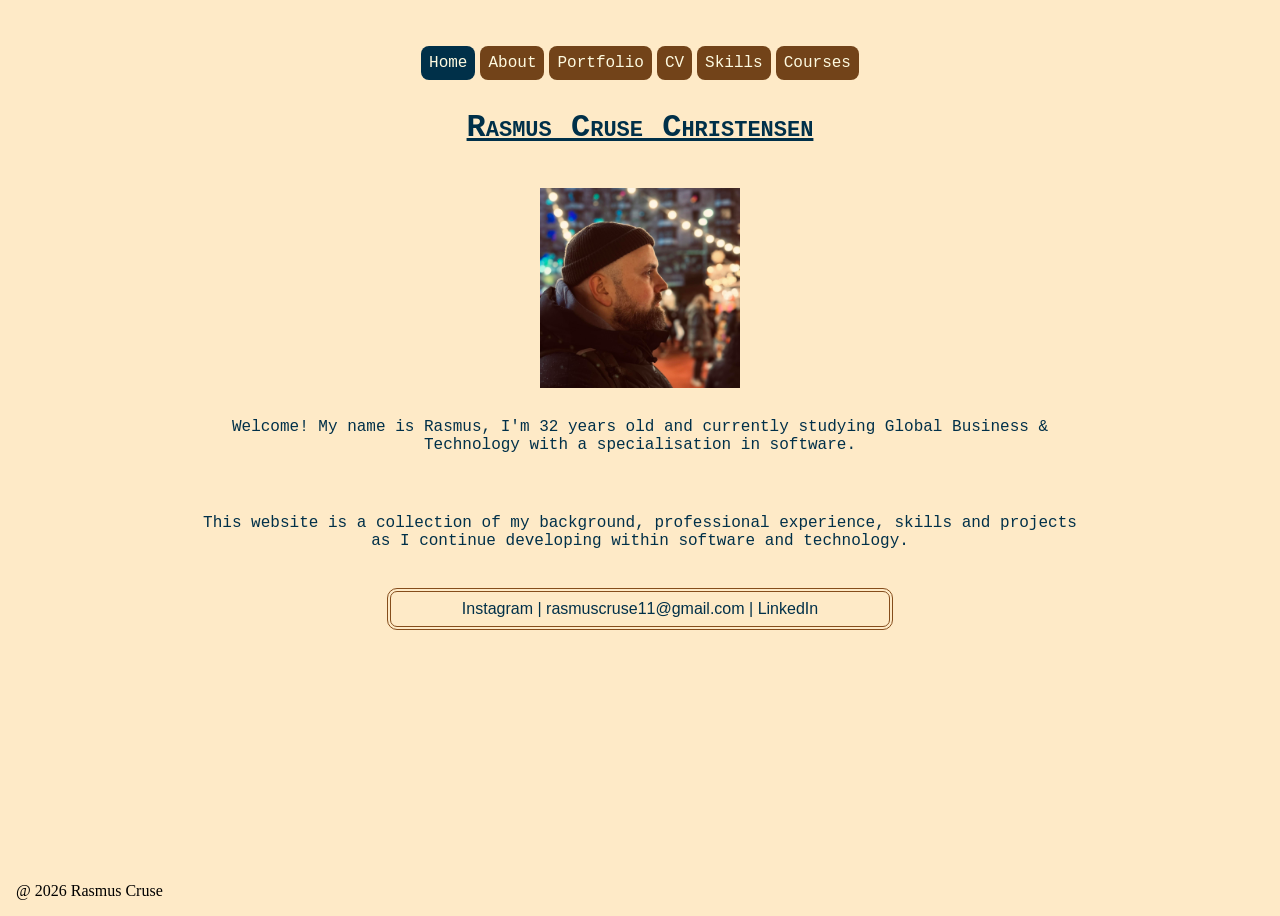
<file: index.html>
<!doctype html>
<html lang="en">
  <head>
    <meta charset="UTF-8" />
    <meta name="viewport" content="width=device-width, initial-scale=1" />
    <title>Rasmus' CV</title>
    <link rel="stylesheet" href="style.css" />
  </head>
  <body>
    <nav>
      <ul>
        <li><a href="index.html" class="active">Home</a></li>
        <li><a href="about.html"> About</a></li>
        <li><a href="portfolio.html">Portfolio</a></li>
        <li><a href="cv.html">CV</a></li>
        <li><a href="skills.html">Skills</a></li>
        <li><a href="courses.html">Courses</a></li>
      </ul>
    </nav>
    <h1>Rasmus Cruse Christensen</h1>
    <img
      src="image/self.jpg"
      width="200"
      height="200"
      alt="Side profile of a hansome man with a hat"
      class="img_index"
    />
    <p class="intro">
      Welcome! My name is Rasmus, I'm 32 years old and currently studying Global
      Business & Technology with a specialisation in software.
    </p>
    <p class="intro">
      This website is a collection of my background, professional experience,
      skills and projects as I continue developing within software and
      technology.
    </p>
    <footer class="contact">
      <a href="https://www.instagram.com/rasmuscruse/" target="_blank"
        >Instagram</a
      >
      | rasmuscruse11@gmail.com |
      <a
        href="https://www.linkedin.com/in/rasmus-cruse-christensen-947709149/"
        target="_blank"
        >LinkedIn</a
      >
    </footer>
    <footer class="copyright">@ 2026 Rasmus Cruse</footer>
  </body>
</html>
</file>
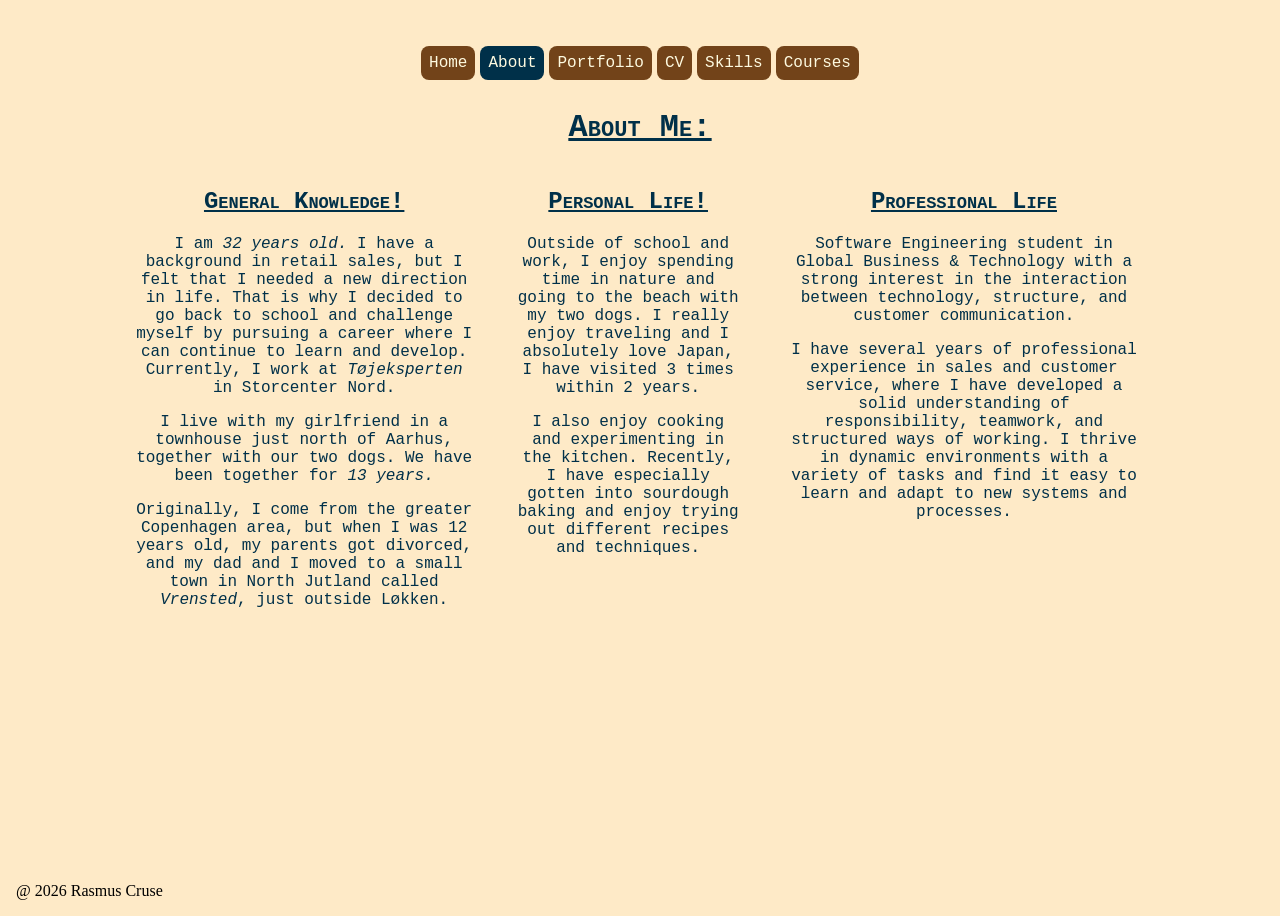
<file: about.html>
<!doctype html>
<html lang="en">
  <head>
    <meta charset="UTF-8">
    <meta name="viewport" content="width=device-width, initial-scale=1" />
    <title>About Rasmus</title>
    <link rel="stylesheet" href="style.css" />
  </head>
  <body>
    <nav>
      <ul>
        <li><a href="index.html">Home</a></li>
        <li><a href="about.html" class="active"> About</a></li>
        <li><a href="portfolio.html">Portfolio</a></li>
        <li><a href="cv.html">CV</a></li>
        <li><a href="skills.html">Skills</a></li>
        <li><a href="courses.html">Courses</a></li>
      </ul>
    </nav>
    <h1><u>About Me:</u></h1>
    <main class="about">
      <section>
        <h2>General Knowledge!</h2>
        <p>
          I am <em>32 years old.</em> I have a background in retail sales, but I
          felt that I needed a new direction in life. That is why I decided to
          go back to school and challenge myself by pursuing a career where I
          can continue to learn and develop. Currently, I work at
          <em>Tøjeksperten</em> in Storcenter Nord.
        </p>
        <p>
          I live with my girlfriend in a townhouse just north of Aarhus,
          together with our two dogs. We have been together for
          <em>13 years.</em>
        </p>
        <p>
          Originally, I come from the greater Copenhagen area, but when I was 12
          years old, my parents got divorced, and my dad and I moved to a small
          town in North Jutland called <em>Vrensted</em>, just outside Løkken.
        </p>
      </section>
      <section>
        <h2>Personal Life!</h2>
        <p>
          Outside of school and work, I enjoy spending time in nature and going
          to the beach with my two dogs. I really enjoy traveling and I
          absolutely love Japan, I have visited 3 times within 2 years.
        </p>
        <p>
          I also enjoy cooking and experimenting in the kitchen. Recently, I
          have especially gotten into sourdough baking and enjoy trying out
          different recipes and techniques.
        </p>
      </section>
      <section>
        <h2>Professional Life</h2>
        <p>
          Software Engineering student in Global Business & Technology with a
          strong interest in the interaction between technology, structure, and
          customer communication.
        </p>
        <p>
          I have several years of professional experience in sales and customer
          service, where I have developed a solid understanding of
          responsibility, teamwork, and structured ways of working. I thrive in
          dynamic environments with a variety of tasks and find it easy to learn
          and adapt to new systems and processes.
        </p>
      </section>
    </main>
    <footer class="copyright">@ 2026 Rasmus Cruse</footer>
  </body>
</html>
</file>
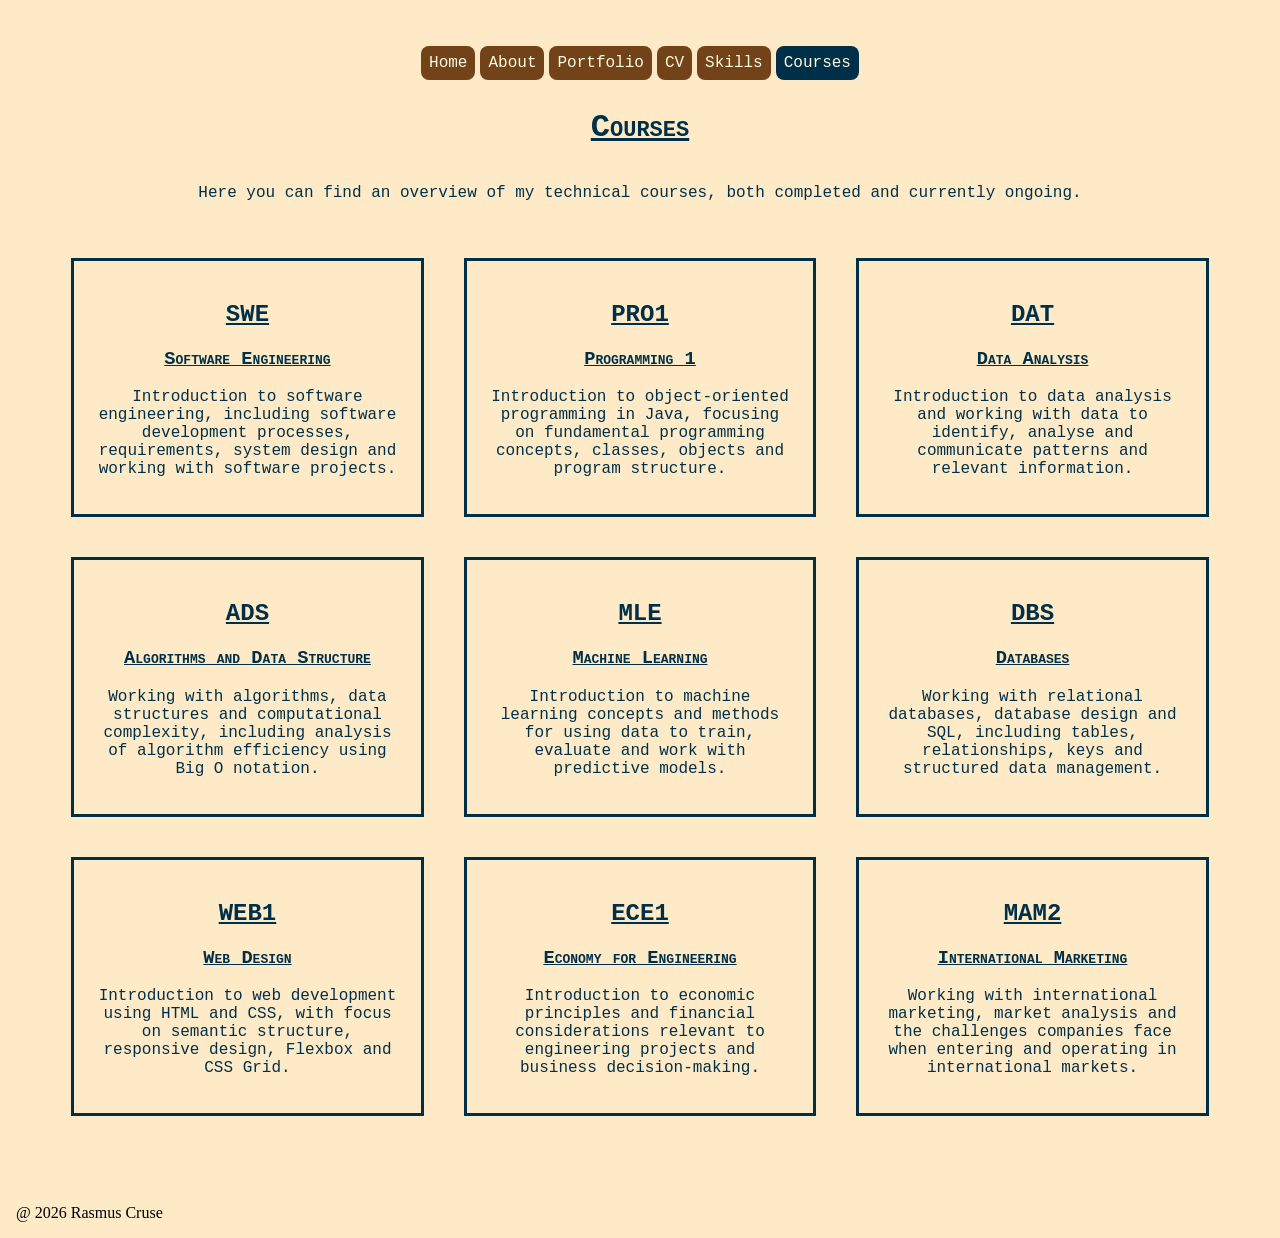
<file: courses.html>
<!doctype html>
<html lang="en">
  <head>
    <meta charset="UTF-8" />
    <meta name="viewport" content="width=device-width, initial-scale=1" />
    <title>Rasmus' Courses</title>
    <link rel="stylesheet" href="style.css" />
  </head>
  <body>
    <nav>
      <ul>
        <li><a href="index.html">Home</a></li>
        <li><a href="about.html">About</a></li>
        <li><a href="portfolio.html">Portfolio</a></li>
        <li><a href="cv.html">CV</a></li>
        <li><a href="skills.html">Skills</a></li>
        <li><a href="courses.html" class="active">Courses</a></li>
      </ul>
    </nav>
    <h1>Courses</h1>
    <p>
      Here you can find an overview of my technical courses, both completed and
      currently ongoing.
    </p>
    <main class="courses-grid">
      <article class="course">
        <h2>SWE</h2>
        <h3>Software Engineering</h3>
        <p>
          Introduction to software engineering, including software development
          processes, requirements, system design and working with software
          projects.
        </p>
      </article>
      <article class="course">
        <h2>PRO1</h2>
        <h3>Programming 1</h3>
        <p>
          Introduction to object-oriented programming in Java, focusing on
          fundamental programming concepts, classes, objects and program
          structure.
        </p>
      </article>
      <article class="course">
        <h2>DAT</h2>
        <h3>Data Analysis</h3>
        <p>
          Introduction to data analysis and working with data to identify,
          analyse and communicate patterns and relevant information.
        </p>
      </article>
      <article class="course">
        <h2>ADS</h2>
        <h3>Algorithms and Data Structure</h3>
        <p>
          Working with algorithms, data structures and computational complexity,
          including analysis of algorithm efficiency using Big O notation.
        </p>
      </article>
      <article class="course">
        <h2>MLE</h2>
        <h3>Machine Learning</h3>
        <p>
          Introduction to machine learning concepts and methods for using data
          to train, evaluate and work with predictive models.
        </p>
      </article>
      <article class="course">
        <h2>DBS</h2>
        <h3>Databases</h3>
        <p>
          Working with relational databases, database design and SQL, including
          tables, relationships, keys and structured data management.
        </p>
      </article>
      <article class="course">
        <h2>WEB1</h2>
        <h3>Web Design</h3>
        <p>
          Introduction to web development using HTML and CSS, with focus on
          semantic structure, responsive design, Flexbox and CSS Grid.
        </p>
      </article>
      <article class="course">
        <h2>ECE1</h2>
        <h3>Economy for Engineering</h3>
        <p>
          Introduction to economic principles and financial considerations
          relevant to engineering projects and business decision-making.
        </p>
      </article>
      <article class="course">
        <h2>MAM2</h2>
        <h3>International Marketing</h3>
        <p>
          Working with international marketing, market analysis and the
          challenges companies face when entering and operating in international
          markets.
        </p>
      </article>
    </main>
    <footer class="copyright-portfolio">@ 2026 Rasmus Cruse</footer>
  </body>
</html>
</file>
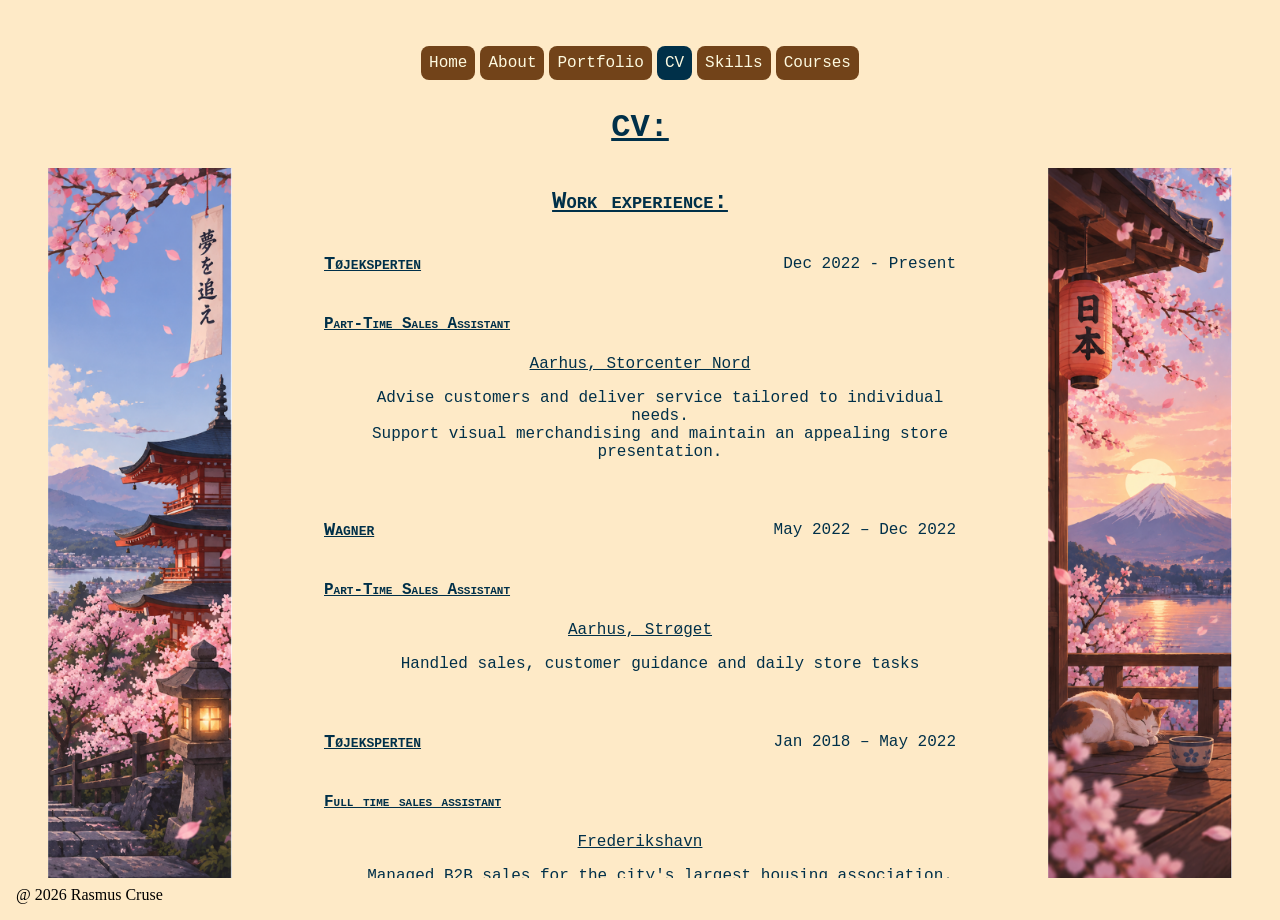
<file: cv.html>
<!DOCTYPE html>
<html lang="en">
    <head>
        <meta charset="UTF-8">
        <meta name="viewport" content="width=device-width, initial-scale=1" />
    <title>Rasmus' CV</title>
    <link rel="stylesheet" href="style.css" />
    </head>
    <body> 
        <nav>
      <ul>
        <li><a href="index.html">Home</a></li>
        <li><a href="about.html"> About</a></li>
        <li><a href="portfolio.html">Portfolio</a></li>
        <li><a href="cv.html" class="active">CV</a></li>
        <li><a href="skills.html">Skills</a></li>
        <li><a href="courses.html">Courses</a></li>
      </ul>
    </nav>
        <h1>CV:</h1>
    <main class="cv-main">
        <aside class="banner">
            <img src="image/japan1.png" alt="Okinawa inspired Japanese landscape">
        </aside>
        <section class="CV">
            <h2 class="work_head">Work experience:</h2>
            <article class="job">
                <header>
                    <h3 class="work">Tøjeksperten</h3>
                    <p>Dec 2022 - Present</p>
                </header>
                <h4>Part-Time Sales Assistant</h4>
                <p class="location">Aarhus, Storcenter Nord</p>
                <ul>
                    <li>Advise customers and deliver service tailored to individual needs.</li>
                    <li>Support visual merchandising and maintain an appealing store presentation.</li>
                </ul>
            </article>
            <article class="job">
            <header>
                    <h3 class="work">Wagner</h3>
                    <p>May 2022 – Dec 2022</p>
                </header>
                <h4>Part-Time Sales Assistant</h4>
                <p class="location">Aarhus, Strøget</p>
                <ul>
                    <li>Handled sales, customer guidance and daily store tasks</li>
                </ul>
            </article>
             <article class="job">
            <header>
                    <h3 class="work">Tøjeksperten</h3>
                    <p>Jan 2018 – May 2022</p>
                </header>
                <h4>Full time sales assistant</h4>
                <p class="location">Frederikshavn</p>
                <ul>
                    <li>Managed B2B sales for the city's largest housing association.</li>
                    <li>Supported visual merchandising and ordering of new inventory.</li>
                    <li>Built long-term customer relationships through dependable service and product guidance.</li>
                </ul>
            </article>
            <article class="job">
            <header>
                    <h3 class="work">Letkøb</h3>
                    <p>Jun 2022 - Oct 2023</p>
                </header>
                <h4>Driver and Shop Assistant</h4>
                <p class="location">Aarhus, Sønderborggade</p>
                <p class="location">Aarhus, Viby</p>
                <ul>
                    <li>Delivered goods to elderly and vulnerable customers with care and reliability.</li>
                    <li>Assisted with day-to-day shop operations and customer service.</li>
                </ul>
            </article>
            <article class="job">
            <header>
                    <h3 class="work">AM Sales & Marketing</h3>
                    <p>Apr 2017 -  Sep 2017</p>
                </header>
                <h4>Junior Key Account Manager</h4>
                <p class="location">Aalborg</p>
                <ul>
                    <li>Worked with proactive sales, lead contact and customer outreach.</li>
                </ul>
            </article>
            <article class="job">
            <header>
                    <h3 class="work">SportMaster</h3>
                    <p>Aug 2016 - Apr 2017</p>
                </header>
                <h4>Full-Time sales assistant </h4>
                <p class="location">Hjørring</p>
                <ul>
                    <li>Worked full-time in sales and customer service after completing vocational training.</li>
                </ul>
            </article>
            <article class="job">
            <header>
                    <h3 class="work">SportMaster</h3>
                    <p>Jun 2014 - Aug 2016</p>
                </header>
                <h4>Full-Sales Assistant Trainee</h4>
                <p class="location">Brønderslev</p>
                <ul>
                    <li>Managed relationships with major local sports clubs, including handball and football departments.</li>
                </ul>
            </article>
            <h2>Education</h2>
            <article class="job">
            <header>
                    <h3 class="work">Global Buisness & Technology</h3>
                    <p>Expected: Jan 2029</p>
                </header>
                <h4>VIA University College</h4>
                <p class="location">Aarhus/Horsens</p>
            </article>
            <article class="job">
                <header>
                <h3 class="work">Higher Preparatory Examination</h3>
                <p>Aug 2022 - Jun 2024</p>
                </header>
                <h4>HF & VUC</h4>
                <p class="location">Aarhus</p>
            </article>
            <article class="job">
                <header>
                    <h3 class="work">Retail Sales Assistant</h3>
                    <p>Aug 2012 - Jul 2016</p>
                </header>
                <h4 class="location">Brønderslev</h4>  
            </article>
        </section>
        <aside class="banner">
            <img src="image/japan2.png" alt="Okinawa inspired Japanese landscape">
        </aside>
    </main>
  
   <footer class="copyright">
        @ 2026 Rasmus Cruse
    </footer>  
    </body>
</html>
</file>
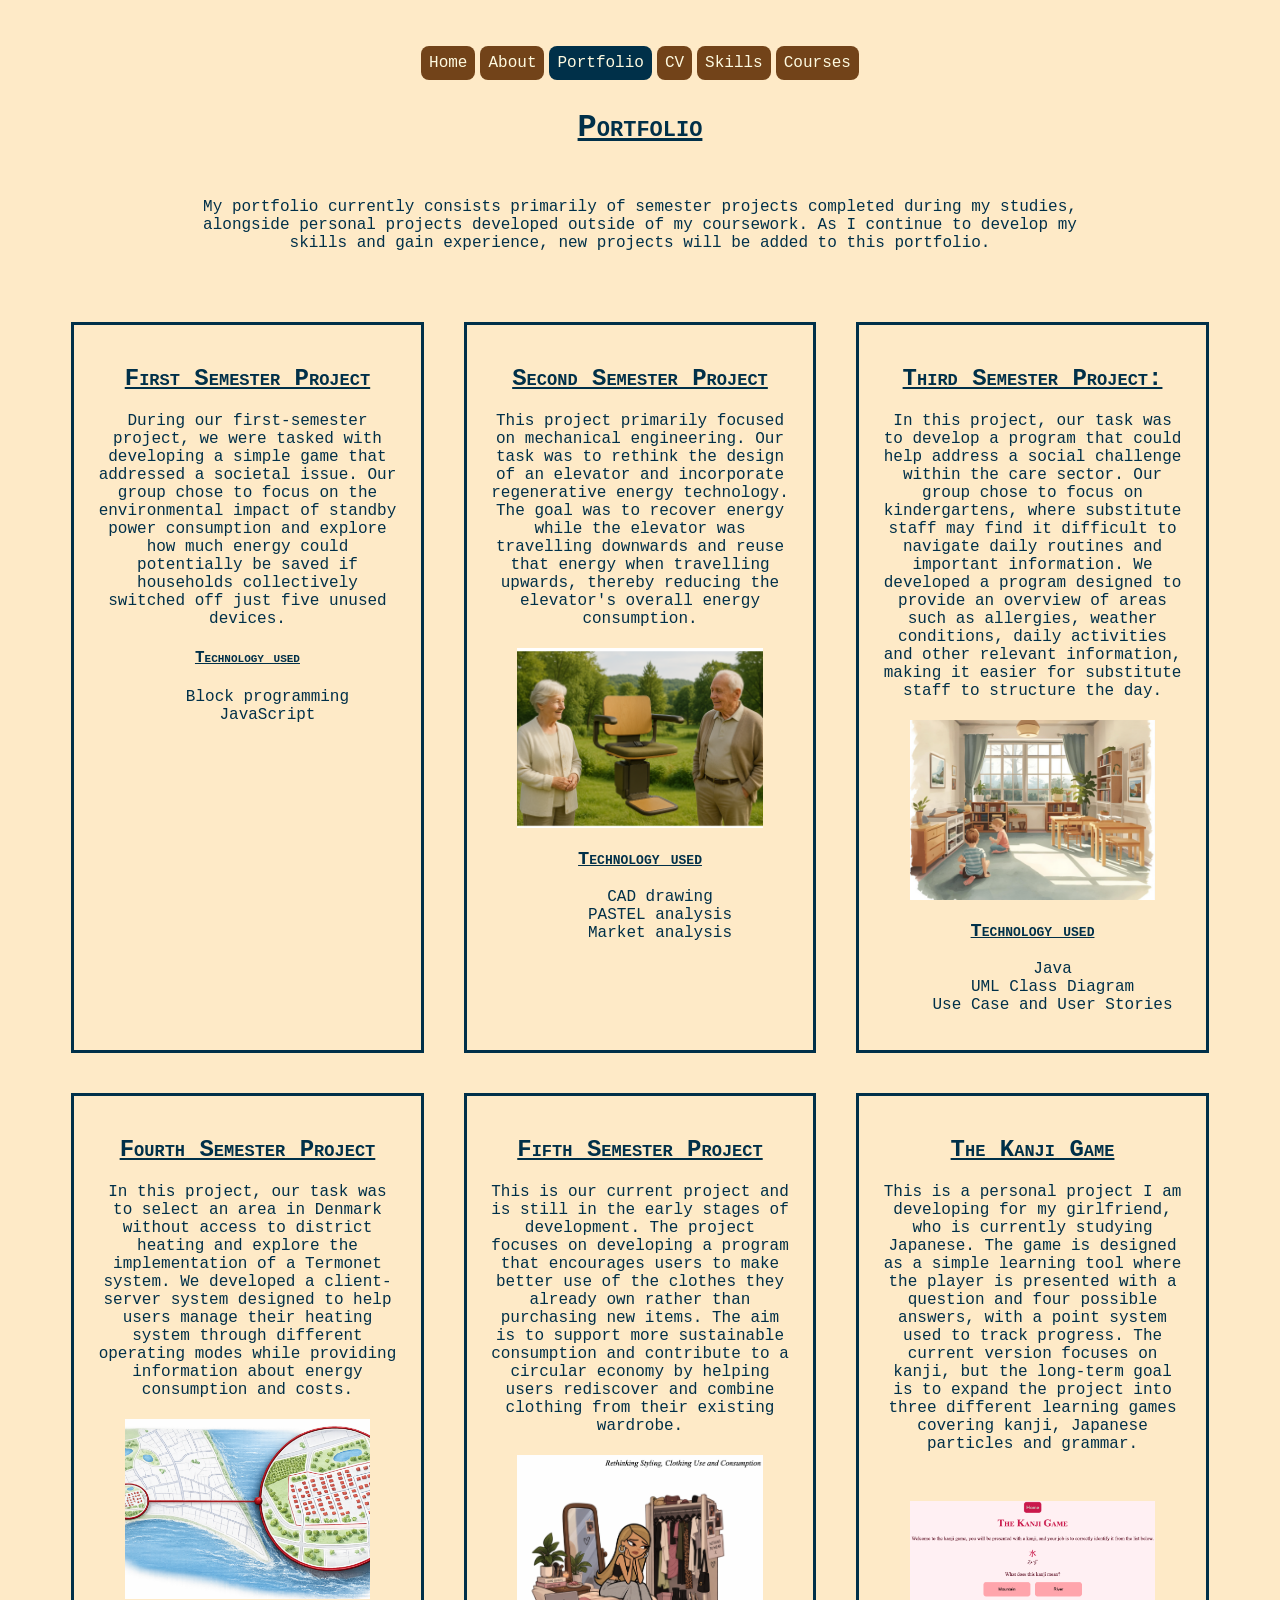
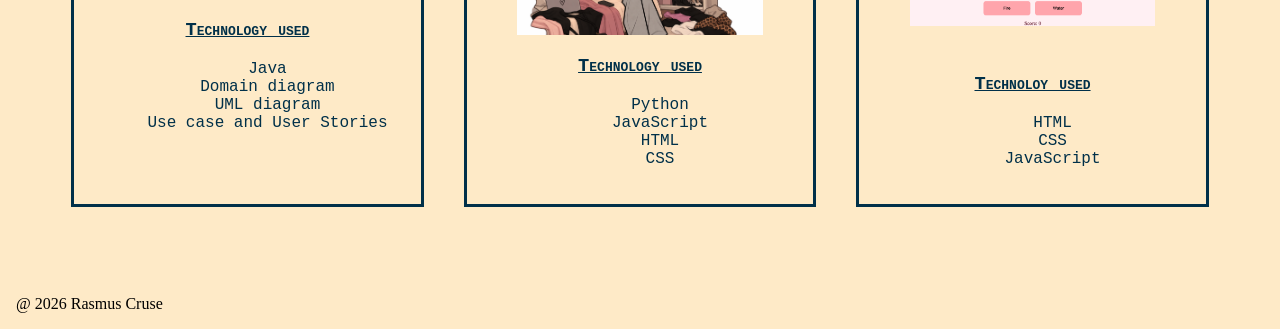
<file: portfolio.html>
<!doctype html>
<html lang="en">
  <head>
    <meta charset="UTF-8" />
    <meta name="viewport" content="width=device-width, initial-scale=1" />
    <title>Rasmus' Portfolio</title>
    <link rel="stylesheet" href="style.css" />
  </head>
  <body>
    <nav>
      <ul>
        <li><a href="index.html">Home</a></li>
        <li><a href="about.html">About</a></li>
        <li><a href="portfolio.html" class="active">Portfolio</a></li>
        <li><a href="cv.html">CV</a></li>
        <li><a href="skills.html">Skills</a></li>
        <li><a href="courses.html">Courses</a></li>
      </ul>
    </nav>
    <h1>Portfolio</h1>
    <p class="p-portfolio">
      My portfolio currently consists primarily of semester projects completed
      during my studies, alongside personal projects developed outside of my
      coursework. As I continue to develop my skills and gain experience, new
      projects will be added to this portfolio.
    </p>
    <main class="portfolio-grid">
      <article class="project">
        <h2>First Semester Project</h2>
        <p>
          During our first-semester project, we were tasked with developing a
          simple game that addressed a societal issue. Our group chose to focus
          on the environmental impact of standby power consumption and explore
          how much energy could potentially be saved if households collectively
          switched off just five unused devices.
        </p>
        <h4>Technology used</h4>
        <ol>
          <li>Block programming</li>
          <li>JavaScript</li>
        </ol>
      </article>
      <article class="project">
        <h2>Second Semester Project</h2>
        <p>
          This project primarily focused on mechanical engineering. Our task was
          to rethink the design of an elevator and incorporate regenerative
          energy technology. The goal was to recover energy while the elevator
          was travelling downwards and reuse that energy when travelling
          upwards, thereby reducing the elevator's overall energy consumption.
        </p>
        <img
          class="project-image"
          src="image/sep2.png"
          alt="frontpage with two elderly people."
        />
        <h3>Technology used</h3>
        <ol>
          <li>CAD drawing</li>
          <li>PASTEL analysis</li>
          <li>Market analysis</li>
        </ol>
      </article>
      <article class="project">
        <h2>Third Semester Project:</h2>
        <p>
          In this project, our task was to develop a program that could help
          address a social challenge within the care sector. Our group chose to
          focus on kindergartens, where substitute staff may find it difficult
          to navigate daily routines and important information. We developed a
          program designed to provide an overview of areas such as allergies,
          weather conditions, daily activities and other relevant information,
          making it easier for substitute staff to structure the day.
        </p>
        <img
          class="project-image"
          src="image/sep3.png"
          alt="Two children sitting in a nursing home."
        />
        <h3>Technology used</h3>
        <ol>
          <li>Java</li>
          <li>UML Class Diagram</li>
          <li>Use Case and User Stories</li>
        </ol>
      </article>
      <article class="project">
        <h2>Fourth Semester Project</h2>
        <p>
          In this project, our task was to select an area in Denmark without
          access to district heating and explore the implementation of a
          Termonet system. We developed a client-server system designed to help
          users manage their heating system through different operating modes
          while providing information about energy consumption and costs.
        </p>
        <img
          class="project-image"
          src="image/sep4.png"
          alt="Area in Juelsminde."
        />
        <h3>Technology used</h3>
        <ol>
          <li>Java</li>
          <li>Domain diagram</li>
          <li>UML diagram</li>
          <li>Use case and User Stories</li>
        </ol>
      </article>
      <article class="project">
        <h2>Fifth Semester Project</h2>
        <p>
          This is our current project and is still in the early stages of
          development. The project focuses on developing a program that
          encourages users to make better use of the clothes they already own
          rather than purchasing new items. The aim is to support more
          sustainable consumption and contribute to a circular economy by
          helping users rediscover and combine clothing from their existing
          wardrobe.
        </p>
        <img
          class="project-image"
          src="image/sep5.png"
          alt="Girl sitting at her bed hopeless."
        />
        <h3>Technology used</h3>
        <ol>
          <li>Python</li>
          <li>JavaScript</li>
          <li>HTML</li>
          <li>CSS</li>
        </ol>
      </article>
      <article class="project">
        <h2>The Kanji Game</h2>
        <p>
          This is a personal project I am developing for my girlfriend, who is
          currently studying Japanese. The game is designed as a simple learning
          tool where the player is presented with a question and four possible
          answers, with a point system used to track progress. The current
          version focuses on kanji, but the long-term goal is to expand the
          project into three different learning games covering kanji, Japanese
          particles and grammar.
        </p>
        <img
          class="project-image-kanji"
          src="image/kanjigame.png"
          alt="Screenshot of game."
        />
        <h3>Technoloy used</h3>
        <ol>
          <li>HTML</li>
          <li>CSS</li>
          <li>JavaScript</li>
        </ol>
      </article>
    </main>
    <footer class="copyright-portfolio">@ 2026 Rasmus Cruse</footer>
  </body>
</html>
</file>
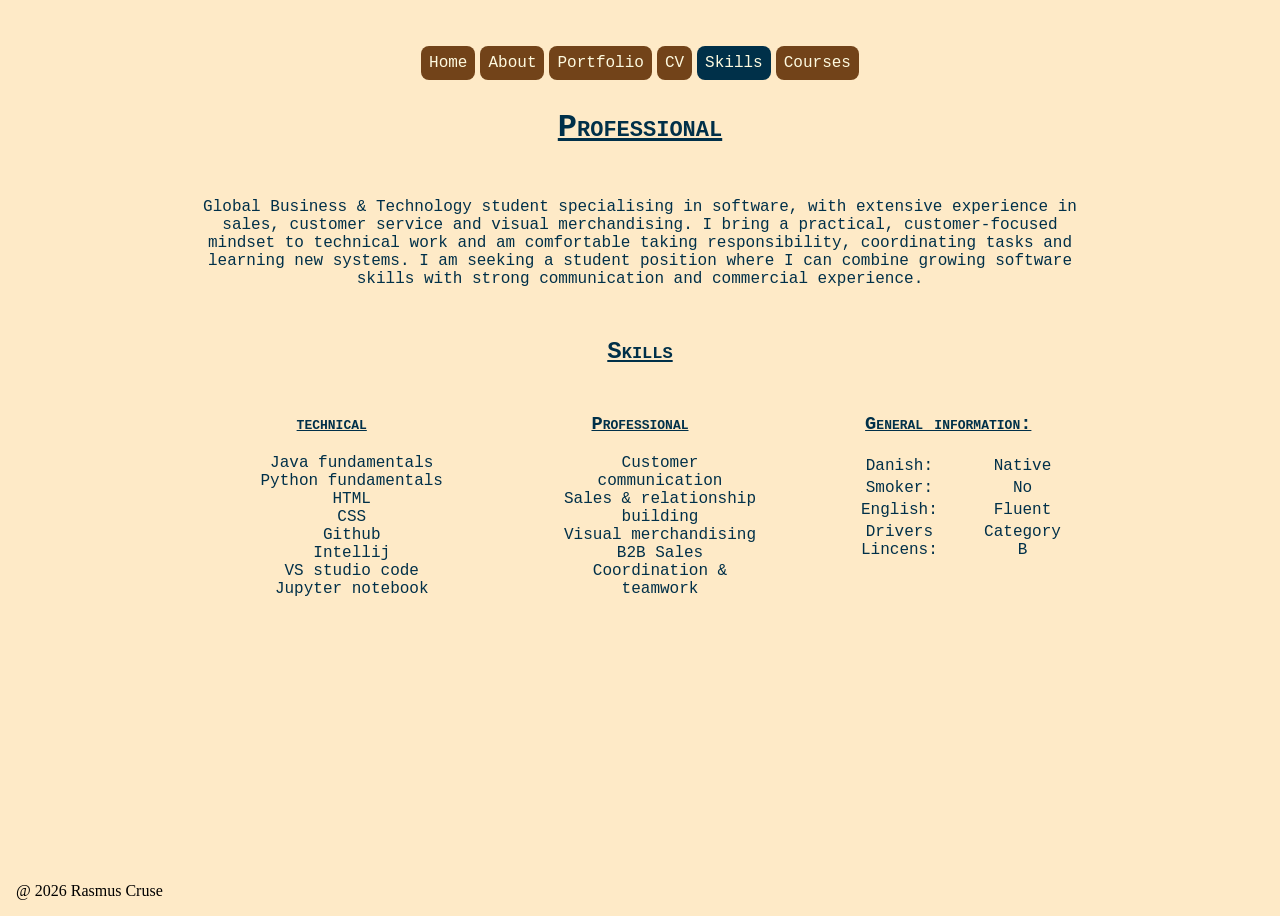
<file: skills.html>
<!doctype html>
<html lang="en">
  <head>
    <meta charset="UTF-8" />
    <meta name="viewport" content="width=device-width, initial-scale=1" />
    <title>Rasmus' Skills</title>
    <link rel="stylesheet" href="style.css" />
  </head>
  <body>
    <nav>
      <ul>
        <li><a href="index.html">Home</a></li>
        <li><a href="about.html"> About</a></li>
        <li><a href="portfolio.html">Portfolio</a></li>
        <li><a href="cv.html">CV</a></li>
        <li><a href="skills.html" class="active">Skills</a></li>
        <li><a href="courses.html">Courses</a></li>
      </ul>
    </nav>
    <h1 class="prof_head">Professional</h1>
    <p class="prof">
      Global Business & Technology student specialising in software, with
      extensive experience in sales, customer service and visual merchandising.
      I bring a practical, customer-focused mindset to technical work and am
      comfortable taking responsibility, coordinating tasks and learning new
      systems. I am seeking a student position where I can combine growing
      software skills with strong communication and commercial experience.
    </p>
    <h2 class="skill_heading">Skills</h2>
    <main class="skill_main">
      <section class="skills">
        <h3><strong>technical</strong></h3>
        <ul class="technical">
          <li>Java fundamentals</li>
          <li>Python fundamentals</li>
          <li>HTML</li>
          <li>CSS</li>
          <li>Github</li>
          <li>Intellij</li>
          <li>VS studio code</li>
          <li>Jupyter notebook</li>
        </ul>
      </section>
      <section class="professional">
        <h3><strong>Professional</strong></h3>
        <ul>
          <li>Customer communication</li>
          <li>Sales & relationship building</li>
          <li>Visual merchandising</li>
          <li>B2B Sales</li>
          <li>Coordination & teamwork</li>
        </ul>
      </section>
      <section class="general">
        <h3>General information:</h3>
        <table>
          <tr>
            <td>Danish:</td>
            <td>Native</td>
          </tr>
          <tr>
            <td>Smoker:</td>
            <td>No</td>
          </tr>
          <tr>
            <td>English:</td>
            <td>Fluent</td>
          </tr>
          <tr>
            <td>Drivers Lincens:</td>
            <td>Category B</td>
          </tr>
        </table>
      </section>
    </main>
    <footer class="copyright">@ 2026 Rasmus Cruse</footer>
  </body>
</html>
</file>
<file: style.css>
* {
  box-sizing: border-box;
}
:root {
  background-color: #feeac7;
}
html,
body {
  min-height: 100%;
}

body {
  min-height: 100vh;
  display: flex;
  flex-direction: column;
}
h1 {
  color: #003049;
  text-align: center;
  font-family: "Courier New", Courier, monospace;
  font-variant: small-caps;
  text-decoration: underline;
}
h2,
h3,
h4 {
  color: #003049;
  text-align: center;
  font-family: "Courier New", Courier, monospace;
  font-variant: small-caps;
  text-decoration: underline;
}
p {
  text-align: center;
  color: #003049;
  font-family: "Courier New", Courier, monospace;
  font-size: 16px;
}
.intro {
  width: 70%;
  margin: 30px auto;
}
ul,
ol,
tr,
table {
  color: #003049;
  font-family: "Courier New", Courier, monospace;
  list-style-type: none;
}
nav {
  text-align: center;
  margin-top: 30px;
}
nav ul {
  padding: 0px;
  display: flex;
  flex-wrap: wrap;
  justify-content: center;
  list-style: none;
  gap: 5px;
}
nav a {
  background-color: #724319;
  color: #fefae0;
  text-decoration: #feeac7;
  padding: 8px;
  border-radius: 8px;
  font-family: "Courier New", Courier, monospace;
}
nav a:hover {
  background-color: #003049;
}
nav a.active {
  background-color: #003049;
}
main {
  display: flex;
  text-align: center;
}
.about {
  width: 80%;
  margin: 0 auto;
  display: flex;
  justify-content: space-between;
  gap: 40px;
}
.skill_main {
  width: 70%;
  margin: 0 auto;
  display: flex;
  justify-content: space-between;
  gap: 40px;
  font-size: 16px;
}
.skill_main section {
  width: 33%;
  margin: 0;
  padding: 10px;
  font-size: 16px;
}
.skill_heading {
  text-align: center;
  text-decoration: underline;
}
.prof {
  width: 70%;
  margin: 30px auto;
  text-align: center;
  font-size: 16px;
}
.prof_head {
  text-decoration: underline;
}
.work_head {
  text-decoration: underline;
}
.work,
.location {
  text-decoration: underline;
}
img {
  display: block;
  margin-left: auto;
  margin-right: auto;
  margin-top: 20px;
}
.banner {
  height: 100%;
}
.banner img {
  height: 100%;
  width: auto;
  margin: 0 40px;
}
.contact {
  margin-top: auto;
  margin-bottom: 4px;
  text-align: center;
  padding: 8px;
  border: 4px double #854d1c;
  border-radius: 10px;
  width: 40%;
  margin: 8px auto;
  font-family: "Gill Sans", "Gill Sans MT", Calibri, "Trebuchet MS", sans-serif;
  color: #003049;
  text-decoration: none;
}
footer a {
  color: #003049;
  text-decoration: none;
}
.copyright {
  width: 100%;
  margin-top: auto;
  text-align: left;
  padding: 8px;
  border: none;
}
.CV {
  width: 50%;
  height: 100%;
  margin: 0 auto;
  overflow-y: auto;
}
.cv-main {
  height: calc(100vh - 190px);
}
.job {
  margin-bottom: 40px;
}
.job header {
  display: flex;
  justify-content: space-between;
  align-items: center;
}
.job h4 {
  display: flex;
  justify-content: space-between;
  align-items: center;
  font-family: "Courier New", Courier, monospace;
  font-variant: small-caps;
  color: #003049;
}
.p-portfolio {
  width: 70%;
  margin: 30px auto;
  text-align: center;
  font-size: 16px;
}
.project {
  border: 3px solid #003049;
  padding: 20px;
  min-width: 0;
}
.portfolio-grid {
  width: 90%;
  margin: 40px auto;
  display: grid;
  grid-template-columns: repeat(3, 1fr);
  gap: 40px;
}
.copyright-portfolio {
  width: 100%;
  margin-top: 40px;
  text-align: left;
  padding: 8px;
  border: none;
}
.courses-grid {
  width: 90%;
  margin: 40px auto;
  display: grid;
  grid-template-columns: repeat(3, 1fr);
  gap: 40px;
}
.course {
  border: 3px solid #003049;
  padding: 20px;
}
.project-image {
  width: 80%;
  height: 180px;
  object-fit: cover;
  margin: 20px auto;
  display: block;
}
.project-image-kanji {
  width: 80%;
  height: 180px;
  object-fit: cover;
  margin: 20px auto;
  display: block;
  object-fit: contain;
}
@media (max-width: 601px) {
  main {
    height: auto;
  }
  .banner {
    display: none;
  }
  section {
    width: 90%;
    margin: 20px auto;
  }
  .about {
    width: 90%;
    display: block;
    margin: 20px auto;
  }
  .CV {
    width: 80%;
    height: auto;
    margin: 0 auto;
    overflow-y: visible;
  }
  .about section {
    width: 100%;
    margin: 30px auto;
  }
  .skill_main {
    width: 90%;
    display: block;
    margin: 20px auto;
  }
  .skill_main section {
    width: 100%;
    margin: 30px auto;
  }
  nav a {
    padding: 6px;
    font-size: 14px;
  }
  .portfolio-grid,
  .courses-grid {
    width: 90%;
    grid-template-columns: 1fr;
    gap: 20px;
  }
  .prof {
    width: 90%;
  }
  .contact {
    width: 90%;
  }
  footer {
    width: 90%;
  }
}
@media (min-width: 601px) and (max-width: 800px) {
  main {
    height: auto;
  }

  .banner {
    display: none;
  }

  section {
    width: 90%;
    margin: 20px auto;
  }

  .CV {
    width: 80%;
    height: auto;
    margin: 0 auto;
    overflow-y: visible;
  }
}
@media (min-width: 801px) and (max-width: 1024px) {
  main {
    height: auto;
  }
  .banner {
    width: 20%;
  }

  .banner img {
    width: 100%;
    height: auto;
    margin: 0;
  }

  .CV {
    width: 50%;
  }
}
</file>
